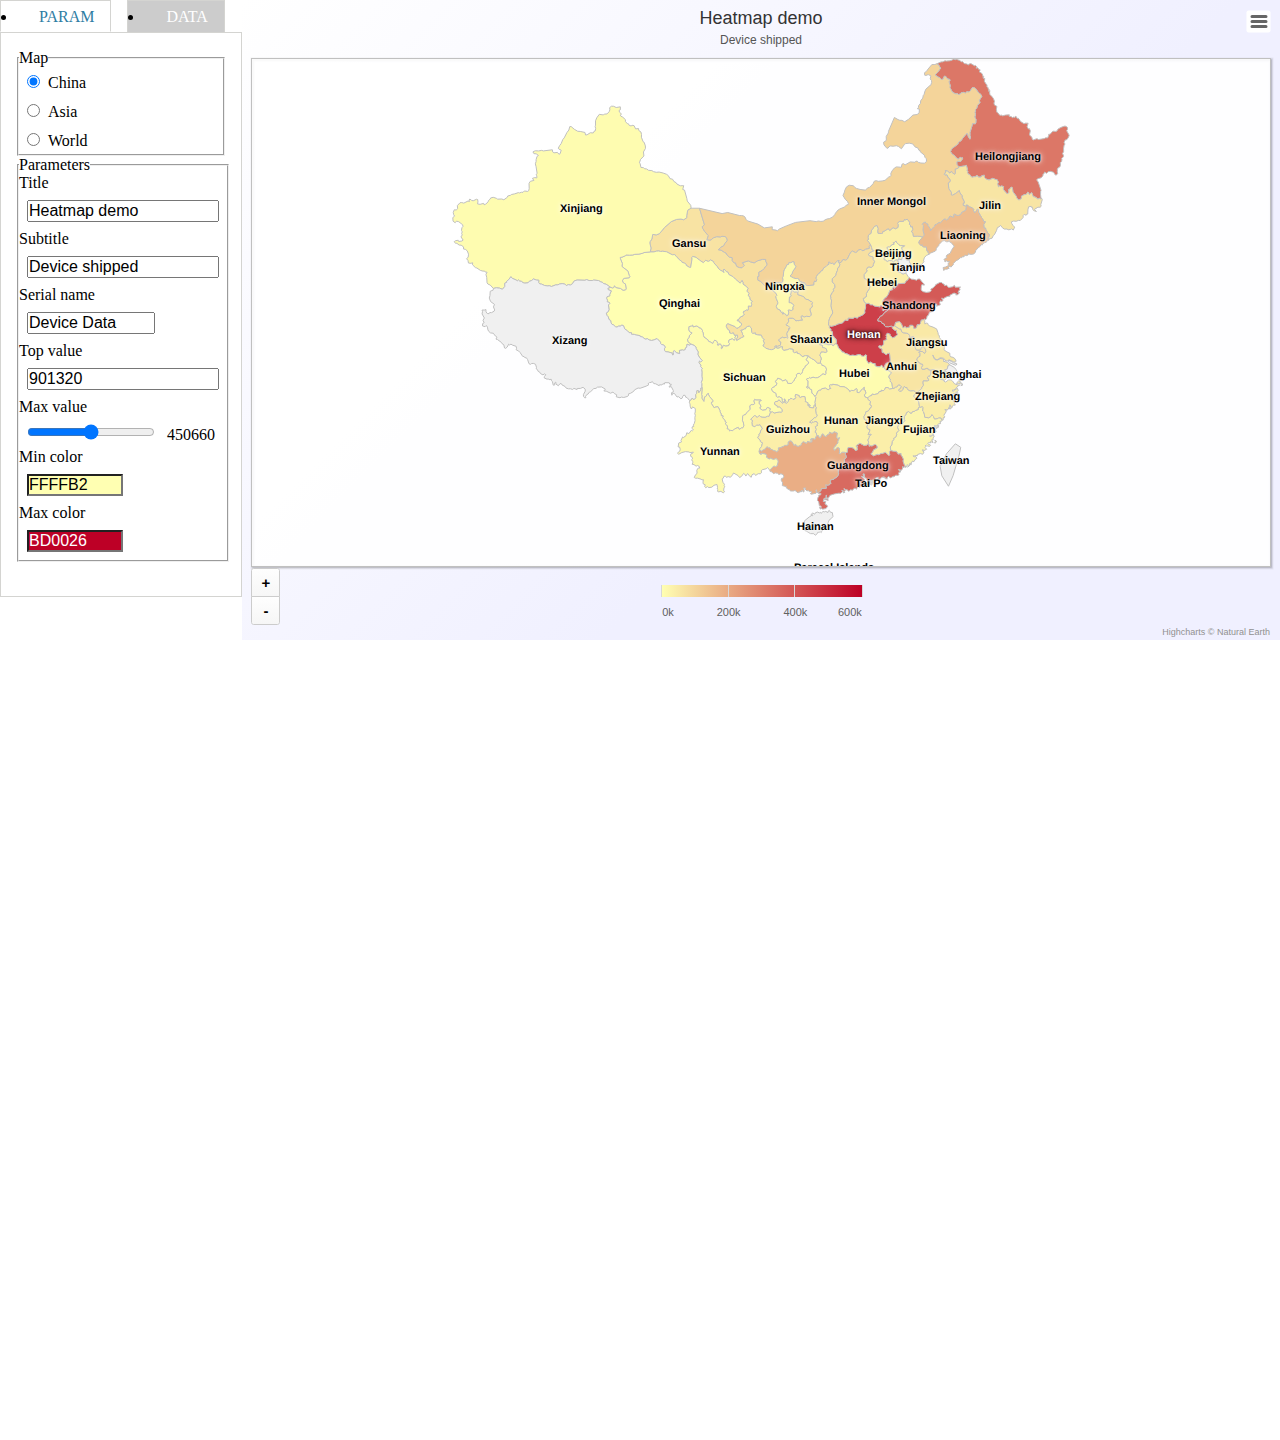
<file: index.html>
<!DOCTYPE html>
<html>
<head>
  <title>Heat Map Creator</title>
  <meta http-equiv="Content-Type" content="text/html; charset=utf-8" />
  <script src="js/jscolor.js"/>
  <script src="js/proj4.js"></script>
  <script src="js/jquery-1.10.2.min.js"></script>
  <script src="js/highcharts/highmaps.js"></script>
  <script src="js/highcharts/data.js"></script>
  <script src="js/highcharts/exporting.js"></script>
  <script src="js/geo/cn-all-sar.js"></script>
  <script src="js/asia.js"></script>
  <script src="js/geo/world-lowres.js"></script>
  <script src="js/csv2array.js"></script>
  <link rel="stylesheet" href="css/style.css" type="text/css"/>
</head>

<body>

<div id="wrapper">
  <div id="sidebar">
    <!--
    <fieldset>
      <legend>Map</legend>
      <input type="radio" name="map" id="chinaMapID" value="china"><label>China</label>
      <input type="radio" name="map" id="asiaMapID" value="asia"><label>Asia</label>
      <input type="radio" name="map" id="worldMapID" value="world"><label>World</label>
    </fieldset>
    <fieldset id="parameters">
      <legend>Parameters</legend>
        <label>Title</label><input type="text" value="Heatmap demo" id="titleID"><br/>
        <label>Subtitle</label><input type="text" value="Device Shipped" id="subtitleID"><br/>
        <label>Serial name</label><input type="text" value="Device Data" id="serialNameID"><br/>
        <label>Top value</label><input type="number" name="topValue" id="topValueID" value="800000" oninput="maxValueID.max=topValueID.value"> <br/>
        <label>Max value</label><input type="range" name="maxValue" id="maxValueID" value="500000" min="1" max="800000" oninput="maxOutputID.value = maxValueID.value" ><output name="maxValueOutput" id="maxOutputID">500000</output><br/>
        <label>Min color</label><input id="mincolor" class="jscolor" value="ffffb2"><br/>
        <label>Max color</label><input id="maxcolor" class="jscolor" value="bd0026">
    </fieldset><br/>
    <fieldset class="dataGroup">
      <legend>Paste CSV below</legend>
        <textarea  id="dataContent" wrap="off" spellcheck='false'>

        </textarea>
    </fieldset>
    <input type="button" id="renderCSV" value="Render map"/>
    -->
    <div id="tabs-container">
      <ul class="tabs-menu">
        <li class="current"><a href="#tab-1">Param</a></li>
        <li><a href="#tab-2">Data</a></li>
      </ul>
      <div class="tab">
        <div id="tab-1" class="tab-content">
          <fieldset>
            <legend>Map</legend>
            <input type="radio" name="map" id="chinaMapID" value="china"><label>China</label><br/>
            <input type="radio" name="map" id="asiaMapID" value="asia"><label>Asia</label><br/>
            <input type="radio" name="map" id="worldMapID" value="world"><label>World</label><br/>
          </fieldset>
          <fieldset id="parameters">
            <legend>Parameters</legend>
            <!--
              <label>Type</label><input type="radio" name="type" id="linearID" value="linear" checked="true">Linear
              <input type="radio" name="type" id="logarithmicID" value="logarithmic">logarithmic<br/>
              -->
            <label>Title</label><br/><input type="text" value="Heatmap demo" id="titleID"><br/>
            <label>Subtitle</label><br/><input type="text" value="Device Shipped" id="subtitleID"><br/>
            <label>Serial name</label><br/><input type="text" value="Device Data" id="serialNameID"><br/>
            <label>Top value</label><br/><input type="number" name="topValue" id="topValueID" value="800000" oninput="maxValueID.max=topValueID.value"> <br/>
            <label>Max value</label><br/><input type="range" name="maxValue" id="maxValueID" value="500000" min="1" max="800000" oninput="maxOutputID.value = maxValueID.value" >
            <output name="maxValueOutput" id="maxOutputID">500000</output><br/>
            <label>Min color</label><br/><input id="mincolor" class="jscolor" value="ffffb2"><br/>
            <label>Max color</label><br/><input id="maxcolor" class="jscolor" value="bd0026">
          </fieldset><br/>
        </div>
        <div id="tab-2" class="tab-content">
          <fieldset class="dataGroup">
            <legend>Paste CSV below</legend>
        <textarea  id="dataContent" wrap="off" spellcheck='false'>

        </textarea>
          </fieldset>
          <input type="button" id="renderCSV" value="Render map"/>
        </div>
      </div>
    </div>
  </div>
  <div class="mapContainer" id="container"></div>


<script src="js/defaultData.js"></script>
<script src="js/main.js" > </script>


</body>
</html>
</file>
<file: css/style.css>
* {
  margin : 0;
  padding : 0;
  -webkit-box-sizeing : border-box;
  -moz-box-sizing : border-box;
  box-sizing : border-box;
}
h1, h2, h3, h4, h5, h6, {margin-bottom : 6pt;}
ol, ul, dl {list-style-position: inside;}

html, body {
  padding:0;
  margin:0;
  width: 100%
  height:100%;
}

#parameters{
//  margin-top: 1em;
}
#wrapper {
  margin-right: 0;
  height:90em;
}
#container,
#sidebar {
  display:table-cell;
  vertical-align: top;
}

#sidebar{
  box-sizing: border-box;
  margin-left: 1em;
  margin-top:1em;
  width: 20em;
  height: 40em;
}
.mapContainer {
  align-content: center;
  width: 100%;
  margin-top: 1em;
  margin-left:1em;
  min-height: 800px;
}
label{
  ;
}
input{
  margin: 0.5em;
  font-size: medium;
}
input[type=text]{
  width:8em;
}
input[type=range]{
  width:8em;
}
input.jscolor{
  width:6em;
}
#renderCSV{
  font-size: large;
  margin-top: 0.5em;
}
#titleID,#subtitleID,#topValueID{
  width: 12em;
}
#maxValueID{

}

.dataGroup{
  height: 30em;
}
.dataDiv{
  position: relative;
}

#dataContent{
  position: relative;
  resize: none;
  margin: 0;
  width: 100%;
  height: 100%;
  font-size: large;
  overflow-y: scroll;
  overflow-x: scroll;
}
#renderCSV{
  font-size: large;
}

/* For Tab control */
.tabs-menu {
  height: 2em;
  float: left;
  clear: both;
}

.tabs-menu li {
  height: 2em;
  line-height: 2em;
  float: left;
  margin-right: 1em;
  background-color: #ccc;
  border-top: 1px solid #d4d4d1;
  border-right: 1px solid #d4d4d1;
  border-left: 1px solid #d4d4d1;
}

.tabs-menu li.current {
  position: relative;
  background-color: #fff;
  border-bottom: 1px solid #fff;
  z-index: 5;
}

.tabs-menu li a {
  padding: 1em;
  text-transform: uppercase;
  color: #fff;
  text-decoration: none;
}

.tabs-menu .current a {
  color: #2e7da3;
}

.tab {
  border: 1px solid #d4d4d1;
  background-color: #fff;
  float: left;
  margin-bottom: 1em;
  width: auto;
}

.tab-content {
  width: 15em;
  padding: 1em;
  display: none;
}

#tab-1{
  display: block;
}
/*Tab control end here*/
</file>
